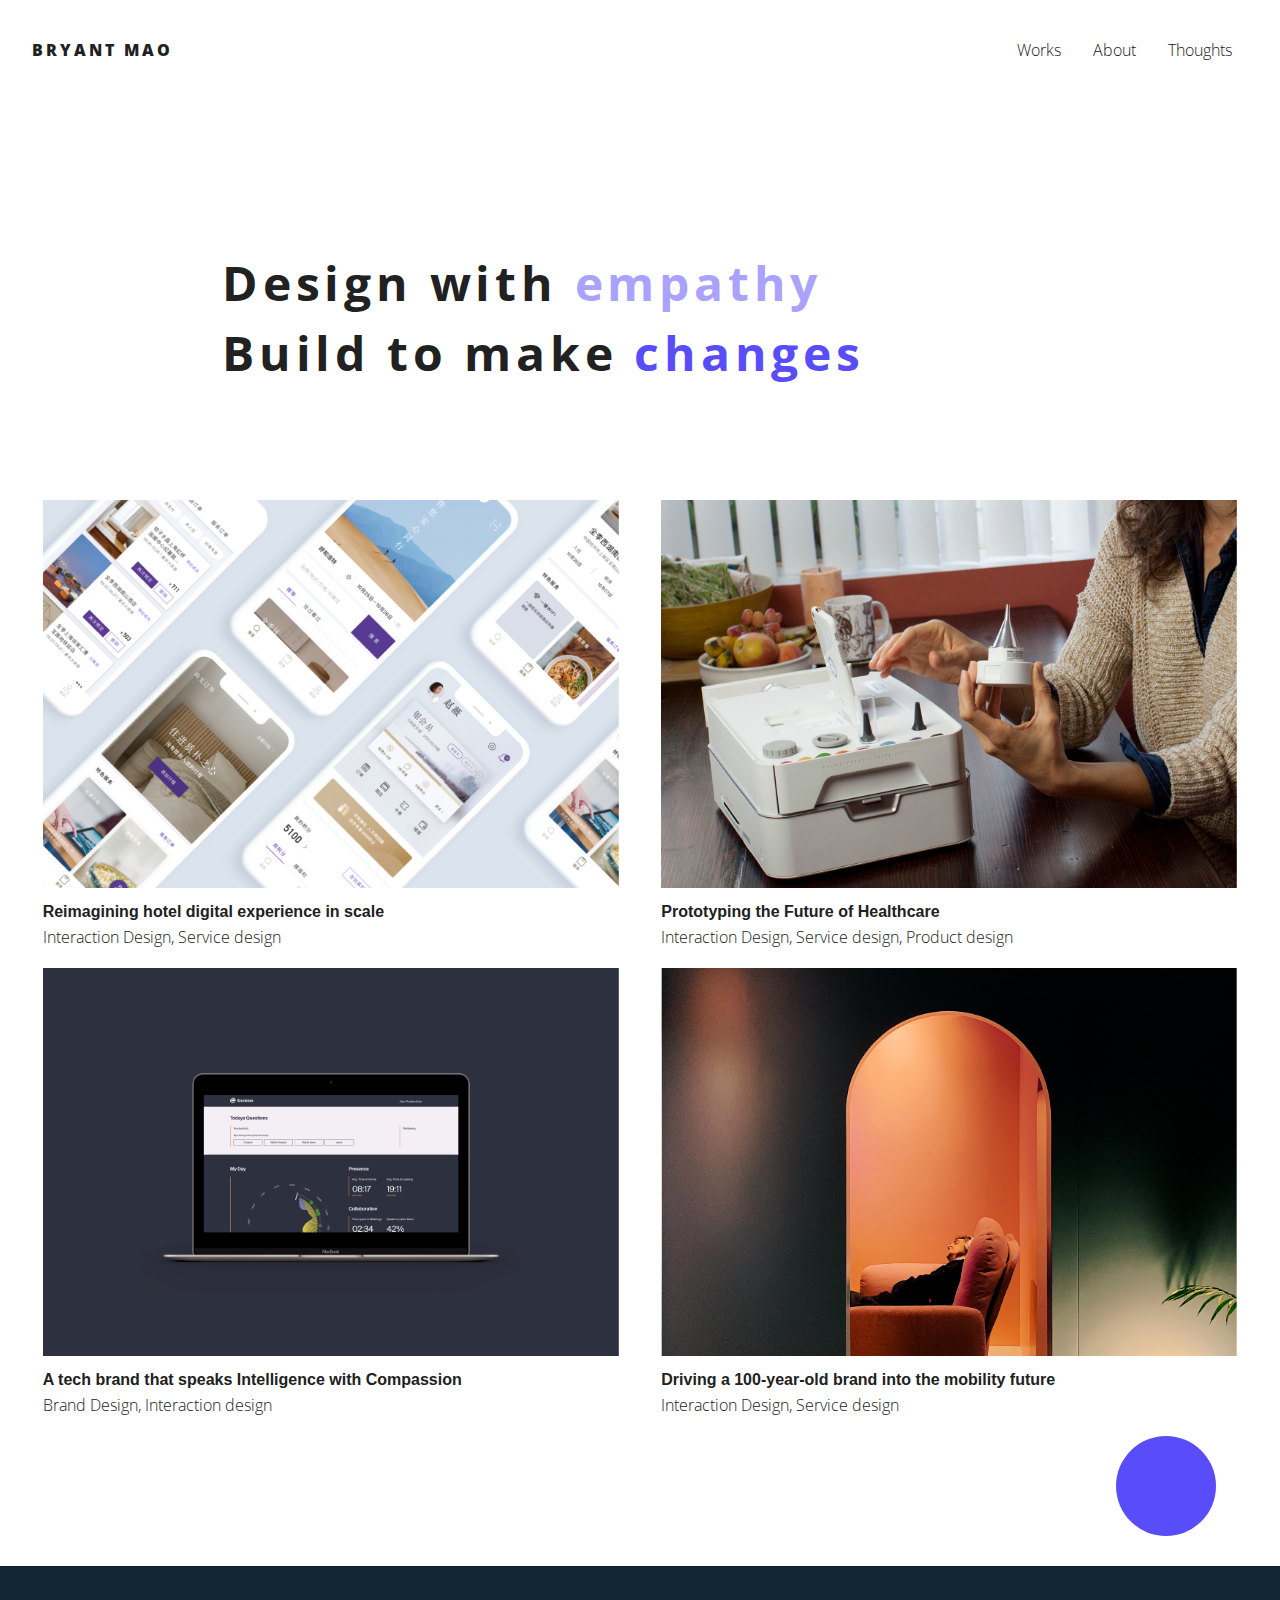
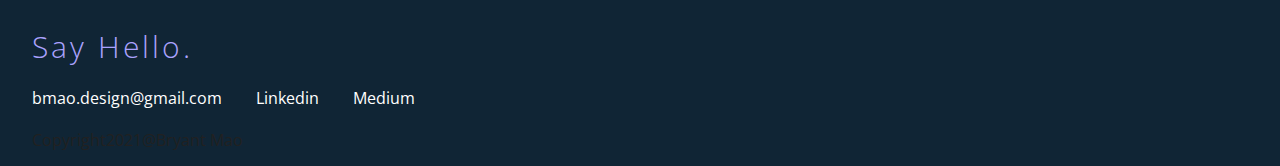
<file: index.html>
<!Doctype html>
<html>

<head>
    <meta charset="UTF-8">
    <meta name="viewport" content="width=device-width, initial-scale=1.0">
    <title>Bryant Mao</title>
    <link rel="stylesheet" href="styles.css">
    <link rel="stylesheet" href="https://cdnjs.cloudflare.com/ajax/libs/font-awesome/4.7.0/css/font-awesome.min.css">
</head>

<body onload="initiation()">
    <header class="header main-header">
        <a class="home-link" href="index.html">BRYANT MAO</a>
        <nav class="nav-link">
            <a href="index.html">Works</div>
                <a onclick="bodyFadeOut()" href="about.html">About</a>
            <a onclick="fadeOut()" href="https://medium.com/@bryantmao_97569" target="_blank">Thoughts</a>
        </nav>
    </header>
    <section class="content-section container">
        <div class="motto">
            <h1 class="motto-text"><span id="motto11">Design with </span><span id="motto12">empathy</span></h1>
            <h1 class="motto-text"><span id="motto21">Build to make </span><span id="motto22">changes</span></h1>
        </div>
    </section>
    <section class="work-flex">
        <div class="cards">
            <div class="card_image">
                <img src="image/work/01.png">
            </div>
            <div class="card_title">
                <p>Reimagining hotel digital experience in scale</p>
            </div>
            <div class="card_description">
                <p>Interaction Design, Service design</p>
            </div>
        </div>
        <div class="cards">
            <div class="card_image">
                <img src="image/work/02.png">
            </div>
            <div class="card_title">
                <p>Prototyping the Future of Healthcare</p>
            </div>
            <div class="card_description">
                <p>Interaction Design, Service design, Product design</p>
            </div>
        </div>
        <div class="cards">
            <div class="card_image">
                <img src="image/work/03.png">
            </div>
            <div class="card_title">
                <p>A tech brand that speaks Intelligence with Compassion</p>
            </div>
            <div class="card_description">
                <p>Brand Design, Interaction design</p>
            </div>
        </div>
        <div class="cards">
            <div class="card_image">
                <img src="image/work/06.png">
            </div>
            <div class="card_title">
                <p>Driving a 100-year-old brand into the mobility future</p>
            </div>
            <div class="card_description">
                <p>Interaction Design, Service design</p>
            </div>
        </div>
    </section>
    <div class="wrapper-button">
        <div class="backToTop" onclick="scrollToScreenTop()">
            <i class="fas fa-arrow-up"></i>
        </div>
    </div>
    <!--should it be inside the section?-->
    <footer class="footer main-footer">
        <div class="footer-text">
            <h3 class="footer-title">Say Hello.</h3>
        </div>
        <div class=foot-links>
            <ul>
                <li><a href="mailto:bmao.design@gmail.com" target="_blank">bmao.design@gmail.com</a></li>
                <li><a href="https://www.linkedin.com/in/bryantmao/" target="_blank">Linkedin</a></li>
                <li><a href="https://medium.com/@bryantmao_97569" target="_blank">Medium</a></li>
            </ul>
        </div>
        <div class="footer-note">
            <p>Copyright2021@Bryant Mao</p>
        </div>
    </footer>
</body>
<style>
    body {
        transition: 2s;
    }
    
    .backToTop {
        border-radius: 90%;
        width: 100px;
        height: 100px;
        background-color: #594CF9;
        border-color: rgba(0, 0, 0, 0);
        margin-right: 5%;
        margin-bottom: 30px;
    }
    
    .wrapper-button {
        display: flex;
        justify-content: flex-end;
    }
    
    .fadeOut {
        opacity: 0;
        /* display: none; */
    }
    
    html {
        transition: 3s;
    }
</style>
<script>
    function scrollToScreenTop() {
        var scroll = document.querySelector(".backToTop")

        scroll.addEventListener("click", smoothScroll())

        function smoothScroll() {
            window.scrollTo({
                top: 100,
                // left: 100,
                behavior: 'smooth'
            });
        }
    }

    function bodyFadeOut() {
        console.log("1");
        var bodyClass = document.querySelector("body")
        console.log("2");
        bodyClass.classList.add("fadeOut")
        console.log("3");
    }

    // function myFunction() {
    //     console.log("start");

    //     console.log("end");
    // }
    // window.onload = function() {

    // }

    function initiation() {
        document.html.setAttribute("opacity", "1")
    }
</script>

</html>
</file>
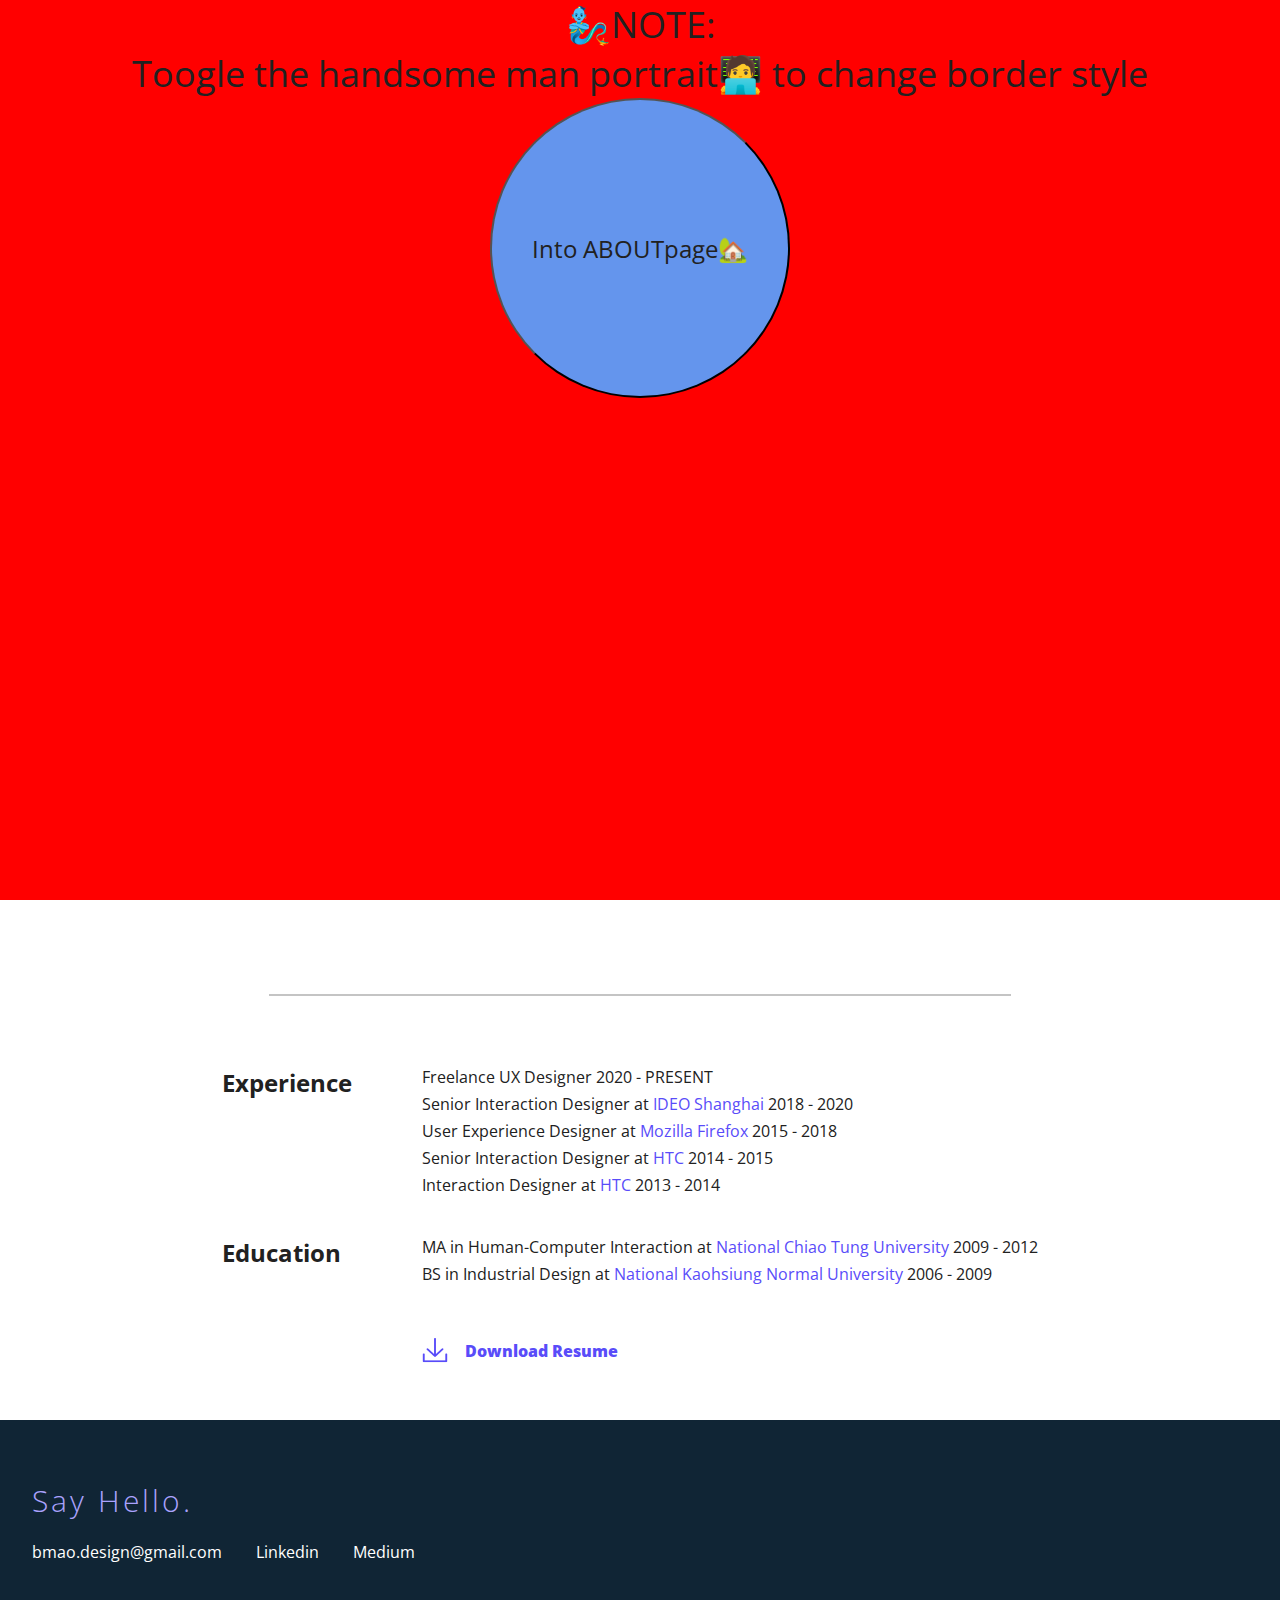
<file: about.html>
<!DOCTYPE html>
<html lang="en">

<head>
    <meta charset="UTF-8">
    <meta name="viewport" content="width=device-width, initial-scale=1.0">
    <title>Bryant Mao | About</title>
    <link rel="stylesheet" href="styles.css">
</head>

<body>
    <header class="header main-header">
        <a class="home-link" href="index.html">BRYANT MAO</a>
        <nav class="nav-link">
            <a href="index.html">Works</a>
            <a href="about.html">About</a>
            <a href="https://medium.com/@bryantmao_97569" target="_blank">Thoughts</a>
        </nav>
    </header>
    <section class="content-section container">
        <div class="intro-headline">
            <h1 class="headline-text">
                <span id="text1">hi,</span>
                <span id="text2">I'm </span><span id="text3">Bryant.</span>
            </h1>
            <div class="headline-img">
                <img id="roundForm" onclick="noRound()" src="image/profile.png">
            </div>
        </div>
        <div class="intro-body">
            <P>I’m an interaction designer who does not satisfied with screens. Who love systematic challenges and enjoy 0 to 1 more than 1 to 100. Who thinks design is more about creating meaning than consumption, and who uses it as a tool to sparks people,
                create changes they want to see in the world.
            </P>
            <p>I’m a designer who is best when I surrounded by passionate people. So I joined IDEO for the past two years, using design to inspire China’s business leaders to explore opportunities while creating impacts in scale. Before, I was in Mozilla,
                helping the non-profit to keep the internet remain open and secure. We crafted Firefox to be a modern browser and bring web experience on TV and mobile to the southeast users. Prior to that, I was experimenting with cutting-edge technology
                in HTC lab, creating innovative wellness solutions across mobile, wearable, and IoT. Back in school, I studied service and interaction design, but my gig is still making things tangible, a place where I started.
            </p>
            <p>When I’m free, I love to get lost in the places where I find interesting links between bits and atoms, and how it can do good in our everyday life.
            </p>
        </div>
    </section>
    <span class="break-line"></span>
    <section class="content-section container">
        <div class="experience">
            <div class="record-title">
                <h2>Experience</h2>
            </div>
            <div class="record-list">
                <ul>
                    <li>
                        Freelance UX Designer 2020 - PRESENT
                    </li>
                    <li>
                        Senior Interaction Designer at <span class="record-note">IDEO Shanghai</span> 2018 - 2020
                    </li>
                    <li>
                        User Experience Designer at <span class="record-note">Mozilla Firefox</span> 2015 - 2018
                    </li>
                    <li>
                        Senior Interaction Designer at <span class="record-note">HTC</span> 2014 - 2015
                    </li>
                    <li>
                        Interaction Designer at <span class="record-note">HTC</span> 2013 - 2014
                    </li>
                </ul>
            </div>
        </div>
        <div class="education">
            <div class="record-title">
                <h2>Education</h2>
            </div>
            <div class="record-list">
                <ul>
                    <li>
                        MA in Human-Computer Interaction at <span class="record-note">National Chiao Tung
                            University</span> 2009 - 2012
                    </li>
                    <li>
                        BS in Industrial Design at <span class="record-note">National Kaohsiung Normal University</span> 2006 - 2009
                    </li>
                </ul>
            </div>
        </div>
        <div class="download">
            <img class="download-icon" src="image/download.png">
            <strong class="text-btn">Download Resume</strong>
        </div>
        <div id="background">
            <p>🧞‍♂️NOTE:<br> Toogle the handsome man portrait🧑‍💻 to change border style</p>
            <button class="entranceBtn" onclick="displayNone()">Into ABOUTpage🏡</button>
        </div>
    </section>
    <footer class="footer main-footer">
        <h3 class="footer-title">Say Hello.</h3>
        <div class=foot-links>
            <ul>
                <li><a href="mailto:bmao.design@gmail.com" target="_blank">bmao.design@gmail.com</a></li>
                <li><a href="https://www.linkedin.com/in/bryantmao/" target="_blank">Linkedin</a></li>
                <li><a href="https://medium.com/@bryantmao_97569" target="_blank">Medium</a></li>
            </ul>
        </div>
    </footer>
</body>
<script>
    function noRound() {

        var test = document.querySelector("#roundForm")

        test.addEventListener("click", turnForm())

        function turnForm() {
            test.classList.toggle("transForm")
        }
    }

    function displayNone() {
        var disappear = document.querySelector("#background")

        disappear.addEventListener("click", nonenoneDer())

        function nonenoneDer() {
            disappear.classList.toggle("readyToNone")
        }
    }
</script>

</html>
</file>
<file: styles.css>
@import url('https://fonts.googleapis.com/css2?family=Montserrat&family=Open+Sans&display=swap');
    * {
        box-sizing: border-box;
        font-family: 'Open Sans', sans-serif;
        color: #212121;
        margin: 0;
        padding: 0;
    }
    
    .main-header {
        display: flex;
        align-items: center;
        justify-content: space-between;
        margin: 0 32px;
        height: 100px;
    }
    
    .main-header a {
        text-decoration: none;
    }
    
    .home-link {
        text-align: left;
        font-weight: 900;
        letter-spacing: 3px;
    }
    
    .nav-link {
        display: flex;
    }
    
    .nav-link a {
        padding: 1rem;
        font-weight: 100;
        color: #212121;
        display: block;
    }
    
    .nav-link a:hover {
        color: #594CF9;
    }
    
    .content-section {
        margin: 1em;
    }
    
    .container {
        max-width: 900px;
        margin: 0 auto;
    }
    
    .intro-headline {
        display: inline-flex;
        flex-direction: row;
        flex-wrap: wrap;
        justify-content: space-evenly;
        /* margin: 20px 0; */
    }
    
    .headline-text {
        font-weight: 500;
        font-size: 40px;
        text-align: left;
        line-height: 74px;
        letter-spacing: 0.2em;
        padding: 80px 40px 0 32px;
        max-width: 45%;
    }
    
    #text1 {
        color: #2B1F65;
    }
    
    #text1::after {
        content: "\a";
        white-space: pre;
    }
    
    #text2 {
        color: #2B1F65;
    }
    
    #text3 {
        color: #594CF9;
        font-style: italic;
        padding: 0 0 0 10px;
    }
    
    .headline-img {
        align-items: right;
        max-width: 45%;
        /* height: 500px; */
        /* if height: 500px do not need in desktop or mobile screen, it can be deleted */
        margin: 20px;
    }
    
    .headline-img>img {
        width: 100%;
        /* border-radius: 90%; */
        /* it is optional to make your portrait round in mobile screen. */
    }
    
    @media all and (max-width: 560px) {
        .headline-img {
            max-width: 100%;
        }
        .headline-text {
            padding: 0px 40px 0 32px;
            max-width: 100%;
            /* when screen width smaller than 560px, .headline-text will expend to all width */
        }
        .headline-img>img {
            width: 100%;
            border-radius: 90%;
            /* it is optional to make your portrait round in mobile screen */
        }
    }
    
    .intro-body {
        margin: 20px auto;
        max-width: 960px;
        padding: 0 32px;
    }
    
    .intro-body>p {
        padding-bottom: 30px;
    }
    
    .break-line {
        border: 1px solid #C4C4C4;
        display: block;
        max-width: 58%;
        margin: 70px auto;
    }
    
    @media all and (max-width: 560px) {
        .break-line {
            max-width: 86%;
            margin: 46px auto;
        }
    }
    
    .experience {
        margin: 20px auto;
        max-width: 960px;
        padding: 0 32px;
        display: flex;
        flex-direction: row;
        flex-wrap: nowrap;
    }
    
    .education {
        margin: 35px auto 20px auto;
        max-width: 960px;
        padding: 0 32px;
        display: flex;
    }
    
    .download {
        margin: 20px auto 50px auto;
        max-width: 750px;
        padding-left: 225px;
        display: inline-flex;
    }
    
    @media all and (max-width: 560px) {
        .download {
            padding-left: 30px;
        }
    }
    
    .text-btn {
        font-weight: 900;
        color: #594CF9;
        padding: 10px 0 0 10px;
    }
    
    .download-icon {
        width: 40px;
    }
    
    .record-title h2 {
        width: 150px;
    }
    
    .record-list ul {
        padding: 0 0 0 50px;
        list-style-type: none;
    }
    
    .record-list li {
        padding-bottom: 5px;
    }
    
    .record-note {
        color: #594CF9;
    }
    
    @media all and (max-width: 560px) {
        .experience,
        .education {
            flex-wrap: wrap;
        }
        .record-list ul {
            padding: 10px 0 0 0;
            list-style-type: none;
        }
    }
    
    .main-footer {
        height: 200px;
        padding: 40px 32px;
        background-color: #102535;
    }
    
    .footer-title {
        text-align: left;
        font-weight: 300;
        font-size: 30px;
        letter-spacing: 0.1em;
        color: #AAA2FD;
        padding: 20px 0 10px 0;
    }
    
    .foot-links {
        align-items: center;
        padding: 10px 0 20px 0;
    }
    
    .footer li {
        display: inline;
    }
    
    .footer a {
        text-decoration: none;
        color: white;
        padding: 0 30px 0 0;
    }
    
    .footer a:hover {
        font-weight: bolder;
    }
    
    .motto {
        padding: 150px 32px 20px 32px;
        height: 400px;
    }
    
    .motto-text {
        margin: 0 0 5px 0;
        font-size: 48px;
        letter-spacing: 0.1em;
    }
    
    #motto12 {
        color: #AAA2FD;
    }
    
    #motto22 {
        color: #594CF9;
    }
    
    @media all and (max-width: 560px) {
        #motto12,
        #motto22 {
            font-size: 24px;
        }
        .motto-text {
            font-size: 24px;
        }
        .motto {
            padding: 30px 32px 30px 32px;
            height: auto;
        }
        /* remove height: 400pt, and reduce padding-top to 30px, add padding-bottom to 10px */
    }
    
    .work-flex {
        display: inline-flex;
        flex-direction: row;
        flex-wrap: wrap;
        justify-content: space-evenly;
    }
    
    .work-flex>.cards {
        max-width: 45%;
        transition: width 0.7s ease-out;
    }
    
    @media all and (max-width: 560px) {
        .work-flex>li {
            max-width: 100%;
        }
    }
    
    .card_image {
        overflow: hidden;
    }
    
    .work-flex img {
        /* position: relative; */
        max-width: 100%;
        transition: transform 0.5s;
    }
    
    .work-flex img:hover {
        transform: scale(1.2);
        opacity: 0.5;
    }
    
    .card_title {
        margin: 10px 0 5px 0;
    }
    
    .card_title p {
        font-size: 16px;
        font-weight: 900;
        font-family: Arial, Helvetica, sans-serif;
    }
    
    .card_description {
        margin: 0 0 20px 0;
    }
    
    .card_description p {
        font-size: 16px;
        font-weight: 100;
    }
    /* test */
    
    .transForm {
        border-radius: 0% !important;
    }
    
    #background {
        position: fixed;
        top: 0;
        left: 0;
        width: 100%;
        height: 100%;
        background-color: rgb(255, 0, 0, 1);
        text-align: center;
        font-size: 36px;
    }
    
    .readyToNone {
        display: none;
    }
    
    .entranceBtn {
        border-radius: 90%;
        width: 300px;
        height: 300px;
        background-color: cornflowerblue;
        border-color: black;
        font-size: 24px;
    }
</file>
